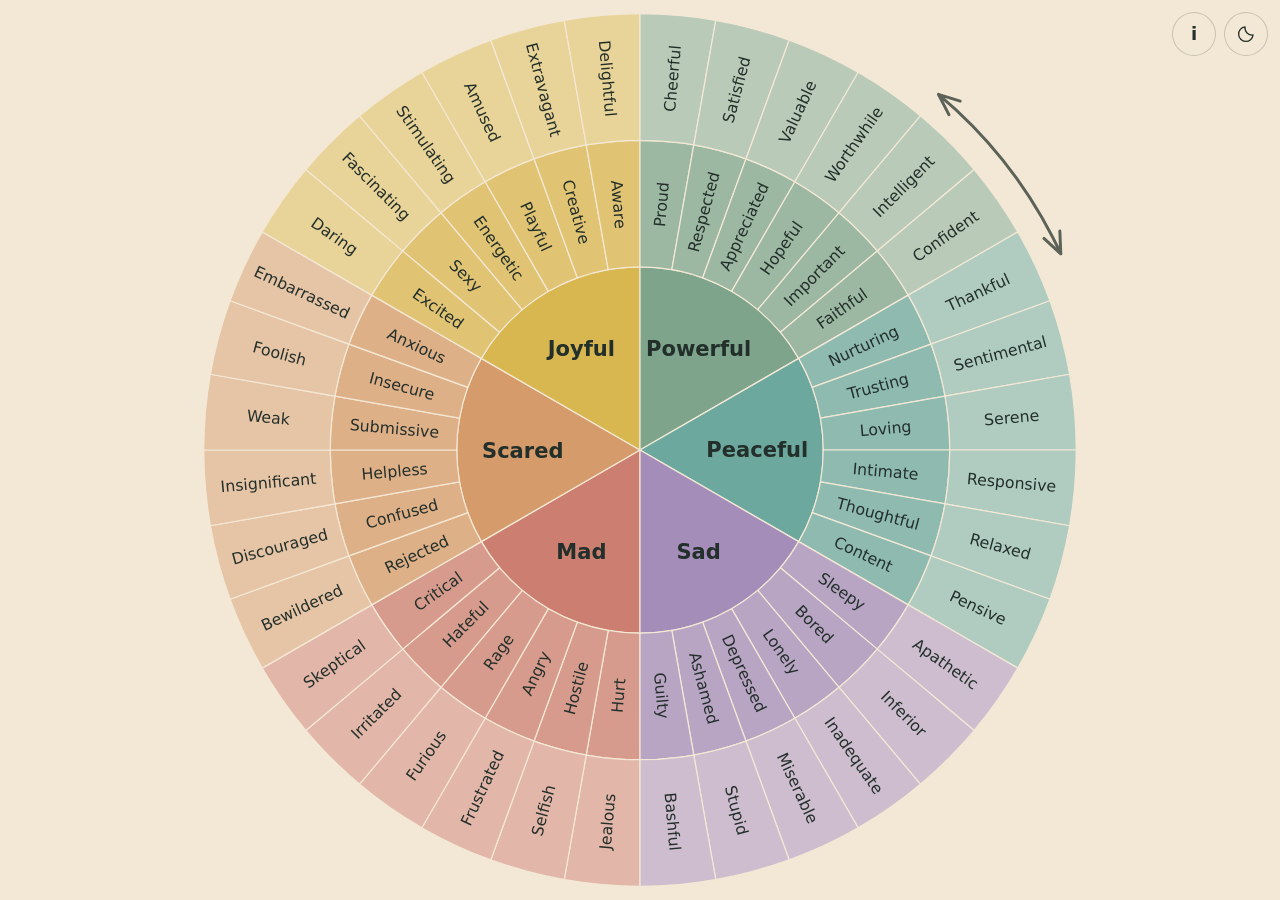
<file: index.html>
<!doctype html>
<html lang="en">
<head>
<meta charset="UTF-8">
<meta name="viewport" content="width=device-width, initial-scale=1, viewport-fit=cover">
<meta name="color-scheme" content="light dark">
<meta name="theme-color" content="#f3e8d5">
<script src="./theme.js"></script>
<title>Feeling Wheel</title>
<link rel="stylesheet" href="./styles.css">
</head>
<body>
<a id="about-link" href="./about.html" aria-label="About the Feeling Wheel" title="About the Feeling Wheel">i</a>
<button id="theme-toggle" type="button" aria-label="Dark mode" aria-pressed="false" title="Switch to dark mode">
<svg class="moon" viewBox="0 0 24 24" aria-hidden="true"><path d="M20.5 13.2A8.7 8.7 0 0 1 10.8 3.5a8.7 8.7 0 1 0 9.7 9.7Z"/></svg>
<svg class="sun" viewBox="0 0 24 24" aria-hidden="true"><circle cx="12" cy="12" r="4"/><path d="M12 2v2m0 16v2M2 12h2m16 0h2M5 5l1.4 1.4m11.2 11.2L19 19M5 19l1.4-1.4M17.6 6.4 19 5"/></svg>
</button>
<main id="wheel" aria-label="Interactive feeling wheel"></main>
<aside id="definition" aria-label="Feeling definition" hidden>
<button id="definition-close" type="button" aria-label="Close definition" title="Close definition">×</button>
<div role="status" aria-live="polite" aria-atomic="true">
<h2 id="definition-word"></h2>
<p id="definition-text"></p>
</div>
</aside>
<script type="module" src="./app.js"></script>
</body>
</html>
</file>
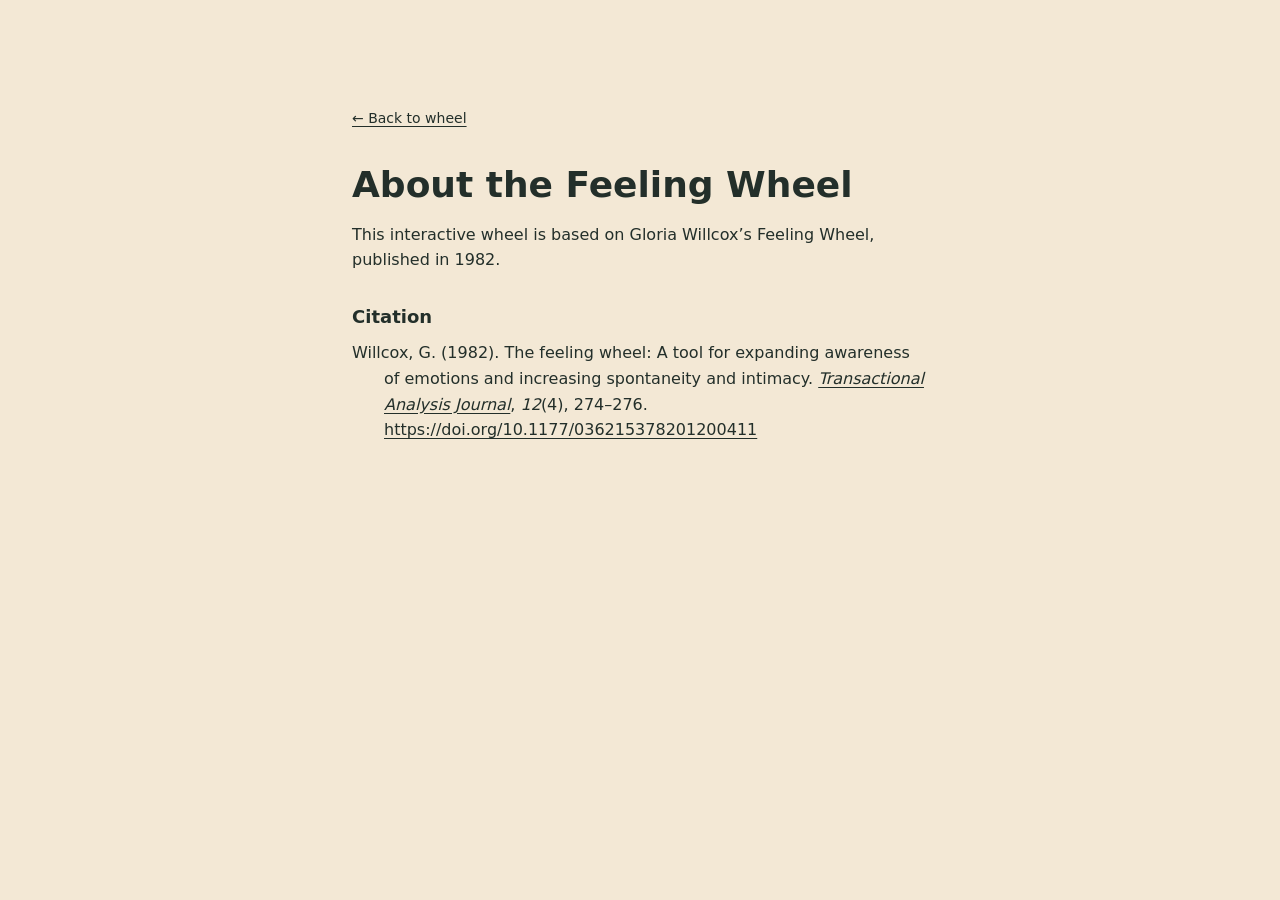
<file: about.html>
<!doctype html>
<html lang="en">
<head>
<meta charset="UTF-8">
<meta name="viewport" content="width=device-width, initial-scale=1, viewport-fit=cover">
<meta name="color-scheme" content="light dark">
<meta name="theme-color" content="#f3e8d5">
<script src="./theme.js"></script>
<title>About · Feeling Wheel</title>
<link rel="stylesheet" href="./styles.css">
</head>
<body class="about-page">
<main class="about-content">
<a class="about-back" href="./">← Back to wheel</a>
<h1>About the Feeling Wheel</h1>
<p>This interactive wheel is based on Gloria Willcox’s Feeling Wheel, published in 1982.</p>
<h2>Citation</h2>
<p class="about-citation">Willcox, G. (1982). The feeling wheel: A tool for expanding awareness of emotions and increasing spontaneity and intimacy. <a href="https://journals.sagepub.com/home/taxb"><i>Transactional Analysis Journal</i></a>, <i>12</i>(4), 274–276. <a href="https://doi.org/10.1177/036215378201200411">https://doi.org/10.1177/036215378201200411</a></p>
</main>
</body>
</html>
</file>
<file: styles.css>
*{box-sizing:border-box}
:root{color-scheme:light;--background:#f3e8d5;--ink:#232f2a;--wheel-mix:#f9f2e7;--hover-brightness:.96}
html,body{margin:0;width:100%;height:100%;overflow:hidden;background:var(--background)}
#wheel{
  --wheel-top:max(12px,env(safe-area-inset-top,0px));
  --wheel-bottom:max(12px,env(safe-area-inset-bottom,0px));
  --safe-left:env(safe-area-inset-left,0px);
  --safe-right:env(safe-area-inset-right,0px);
  --available-width:calc(100vw - var(--safe-left) - var(--safe-right));
  --full-height-size:calc(100dvh - var(--wheel-top) - var(--wheel-bottom));
  /* Below the full-height radius, shrink and make room for labels near the hub. */
  --radius-shortfall:max(0px,calc(var(--full-height-size) / 2 - var(--available-width)));
  --label-room:min(calc(var(--available-width) * .1),calc(var(--radius-shortfall) * 2));
  --wheel-size:min(var(--full-height-size),max(1px,calc((var(--available-width) - var(--label-room)) * 2)));
  /* Keep the right edge visible as the left side moves outside the viewport. */
  --overflow:max(0px,calc(var(--wheel-size) + 24px - var(--available-width)));
  --initial-reveal:min(calc(var(--overflow) * .15),calc(var(--available-width) * .14));
  --left-reveal:min(var(--initial-reveal),12px);
  --word-size:clamp(18px,calc(18px + var(--overflow) * .014),20.7px);
  --category-size:clamp(24px,calc(24px + var(--overflow) * .018),27.6px);
  position:fixed;
  top:calc(var(--wheel-top) + (var(--full-height-size) - var(--wheel-size)) / 2);
  left:calc(var(--safe-left) + min(calc((var(--available-width) - var(--wheel-size)) / 2),calc(var(--available-width) - var(--wheel-size) - 12px)) + var(--left-reveal));
  width:var(--wheel-size);
  height:var(--wheel-size);
  touch-action:pinch-zoom;
  user-select:none;
  -webkit-user-select:none;
}
svg{display:block;width:100%;height:100%;overflow:visible}
.sector{cursor:pointer;outline:none;transition:opacity .12s}
#wheel .is-dragging,#wheel .is-dragging .sector{cursor:grabbing}
.sector path{fill:color-mix(in srgb,var(--family-color) var(--light-weight),var(--wheel-mix));stroke:var(--background);stroke-width:1.4;stroke-linejoin:round;transition:filter .12s}
.sector text{font-family:system-ui,-apple-system,BlinkMacSystemFont,'Segoe UI',sans-serif;font-size:var(--word-size);fill:var(--ink);pointer-events:none}
.sector text[font-size="24"]{font-size:var(--category-size)}
.sector.is-muted{opacity:.38}
.wheel-outlines path{fill:none;stroke:var(--ink);stroke-width:2.5;stroke-linejoin:round}
.rotation-hint{fill:none;stroke:var(--ink);stroke-width:3;stroke-linecap:round;stroke-linejoin:round;vector-effect:non-scaling-stroke;pointer-events:none;opacity:.72;transition:opacity .4s ease-out}
.rotation-hint.is-hidden{opacity:0}
.sector:hover path{filter:brightness(var(--hover-brightness))}
@media(max-width:600px){
  .sector text{font-weight:500}
  .sector text[font-size="24"]{font-weight:700}
  .sector.is-muted{opacity:.68}
}
:root[data-theme="dark"]{color-scheme:dark;--background:#201e1b;--ink:#f1eade;--wheel-mix:#201e1b;--hover-brightness:1.12}
[data-theme="dark"] .sector path{fill:color-mix(in srgb,var(--family-color) var(--dark-weight),var(--wheel-mix))}
#theme-toggle,#about-link{position:fixed;top:max(12px,env(safe-area-inset-top));z-index:1;display:grid;place-items:center;width:44px;height:44px;padding:0;border:1px solid color-mix(in srgb,var(--ink) 20%,transparent);border-radius:50%;background:var(--background);color:var(--ink);cursor:pointer;-webkit-tap-highlight-color:transparent}
#theme-toggle{right:max(12px,env(safe-area-inset-right))}
#about-link{right:calc(max(12px,env(safe-area-inset-right)) + 52px);font:600 18px/1 system-ui,-apple-system,BlinkMacSystemFont,'Segoe UI',sans-serif;text-decoration:none}
#theme-toggle:hover,#about-link:hover{background:color-mix(in srgb,var(--ink) 8%,var(--background))}
#theme-toggle:focus-visible,#about-link:focus-visible{outline:2px solid var(--ink);outline-offset:3px}
#theme-toggle svg{width:20px;height:20px;fill:none;stroke:currentColor;stroke-width:1.6;stroke-linecap:round;stroke-linejoin:round}
#theme-toggle .sun,[data-theme="dark"] #theme-toggle .moon{display:none}
[data-theme="dark"] #theme-toggle .sun{display:block}
#definition{position:fixed;right:max(16px,env(safe-area-inset-right));bottom:max(16px,env(safe-area-inset-bottom));z-index:2;width:min(288px,calc(100vw - 32px));padding:16px 18px;border:1px solid color-mix(in srgb,var(--ink) 12%,transparent);border-radius:12px;background:color-mix(in srgb,var(--background) 94%,transparent);backdrop-filter:blur(12px);box-shadow:0 4px 20px #0000000a;color:var(--ink);font:15px/1.5 system-ui,-apple-system,BlinkMacSystemFont,'Segoe UI',sans-serif;animation:definition-in .14s ease-out}
#definition h2{margin:0 24px 6px 0;font-size:16px;font-weight:600;line-height:1.4}
#definition p{margin:0}
#definition-close{position:absolute;top:6px;right:6px;width:32px;height:32px;padding:0;border:0;border-radius:50%;background:transparent;color:inherit;font:22px/1 system-ui;opacity:.55;cursor:pointer}
#definition-close:hover,#definition-close:focus-visible{opacity:1}
#definition-close:focus-visible{outline:2px solid var(--ink);outline-offset:1px}
body.about-page{height:100vh;height:100dvh;overflow:auto;padding:max(24px,env(safe-area-inset-top)) max(24px,env(safe-area-inset-right)) max(24px,env(safe-area-inset-bottom)) max(24px,env(safe-area-inset-left));color:var(--ink);font:16px/1.6 system-ui,-apple-system,BlinkMacSystemFont,'Segoe UI',sans-serif}
.about-content{max-width:36rem;margin:clamp(32px,9vh,96px) auto}
.about-content h1{margin:32px 0 16px;font-size:clamp(1.75rem,5vw,2.25rem);line-height:1.2}
.about-content h2{margin:32px 0 12px;font-size:1.125rem;line-height:1.3}
.about-content p{margin:0 0 16px}
.about-citation{padding-left:2em;text-indent:-2em;overflow-wrap:anywhere}
.about-content a{color:inherit;text-underline-offset:.18em}
.about-content a:hover{opacity:.75}
.about-content a:focus-visible{outline:2px solid var(--ink);outline-offset:4px}
.about-back{font-size:14px}
@keyframes definition-in{from{opacity:0;transform:translateY(5px)}to{opacity:1;transform:translateY(0)}}
@media(prefers-reduced-motion:reduce){.sector,.sector path,.rotation-hint{transition:none}#definition{animation:none}}
</file>
